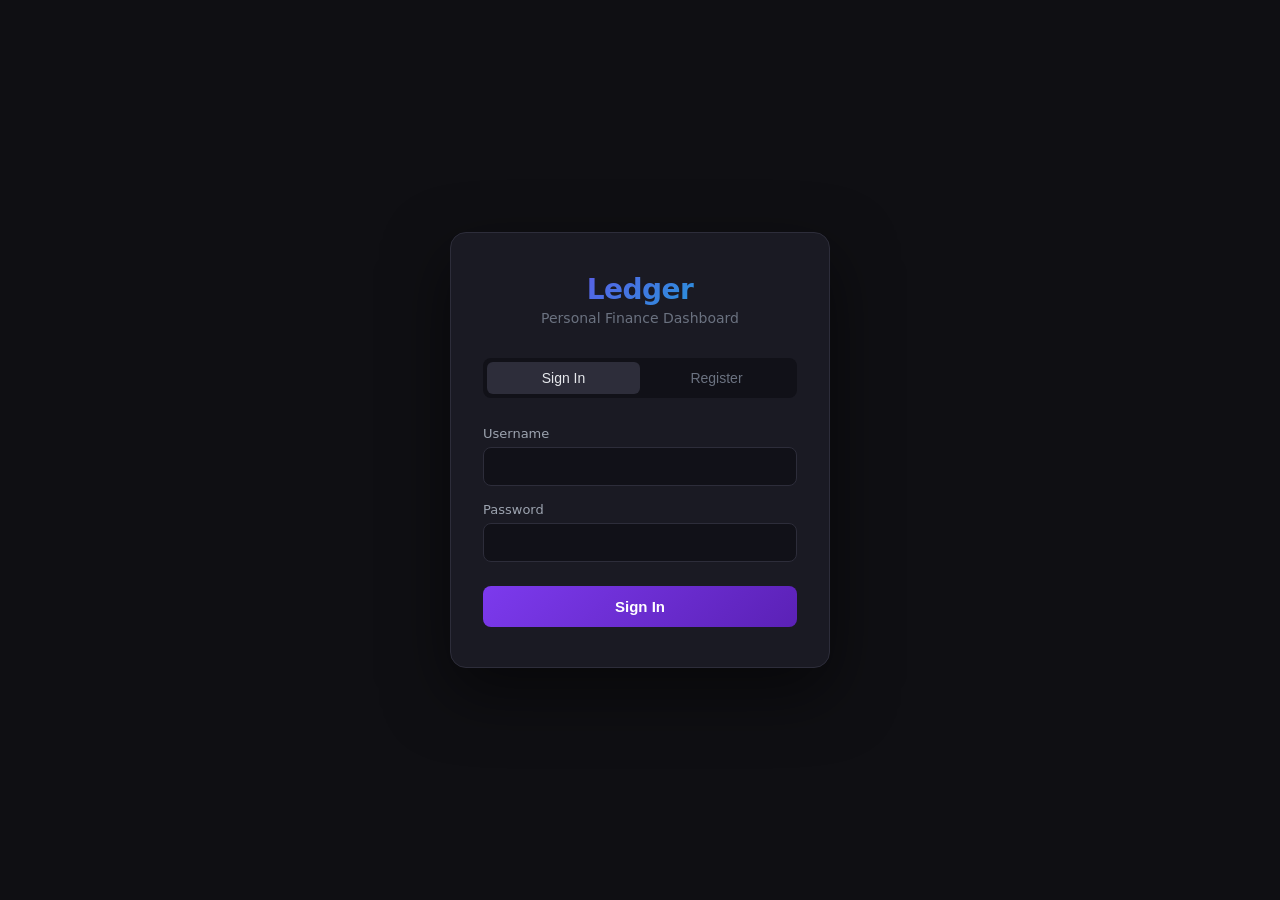
<file: static/login.html>
<!DOCTYPE html>
<html lang="en">
<head>
  <meta charset="UTF-8" />
  <meta name="viewport" content="width=device-width, initial-scale=1.0" />
  <title>Ledger — Sign In</title>
  <style>
    *, *::before, *::after { box-sizing: border-box; margin: 0; padding: 0; }
    body {
      min-height: 100vh;
      display: flex;
      align-items: center;
      justify-content: center;
      background: #0f0f13;
      font-family: 'Inter', system-ui, sans-serif;
      color: #e5e7eb;
    }
    .card {
      background: #1a1a23;
      border: 1px solid #2d2d3a;
      border-radius: 16px;
      padding: 2.5rem 2rem;
      width: 100%;
      max-width: 380px;
      box-shadow: 0 24px 64px rgba(0,0,0,.5);
    }
    .logo {
      text-align: center;
      margin-bottom: 2rem;
    }
    .logo h1 {
      font-size: 1.75rem;
      font-weight: 700;
      background: linear-gradient(135deg, #7c3aed, #06b6d4);
      -webkit-background-clip: text;
      -webkit-text-fill-color: transparent;
      letter-spacing: -0.5px;
    }
    .logo p { color: #6b7280; font-size: 0.875rem; margin-top: 4px; }
    .tabs {
      display: flex;
      background: #111118;
      border-radius: 8px;
      padding: 4px;
      margin-bottom: 1.75rem;
    }
    .tab-btn {
      flex: 1;
      padding: 0.5rem;
      border: none;
      background: transparent;
      color: #6b7280;
      border-radius: 6px;
      cursor: pointer;
      font-size: 0.875rem;
      font-weight: 500;
      transition: all .2s;
    }
    .tab-btn.active {
      background: #2d2d3a;
      color: #e5e7eb;
    }
    .form-group { margin-bottom: 1rem; }
    label { display: block; font-size: 0.8125rem; color: #9ca3af; margin-bottom: 6px; }
    input {
      width: 100%;
      background: #111118;
      border: 1px solid #2d2d3a;
      border-radius: 8px;
      padding: 0.625rem 0.875rem;
      color: #e5e7eb;
      font-size: 0.9375rem;
      outline: none;
      transition: border-color .2s;
    }
    input:focus { border-color: #7c3aed; }
    .btn-submit {
      width: 100%;
      padding: 0.75rem;
      background: linear-gradient(135deg, #7c3aed, #5b21b6);
      border: none;
      border-radius: 8px;
      color: #fff;
      font-size: 0.9375rem;
      font-weight: 600;
      cursor: pointer;
      margin-top: 0.5rem;
      transition: opacity .2s;
    }
    .btn-submit:hover { opacity: .9; }
    .btn-submit:disabled { opacity: .5; cursor: not-allowed; }
    .error-msg {
      background: rgba(239,68,68,.12);
      border: 1px solid rgba(239,68,68,.3);
      color: #f87171;
      border-radius: 8px;
      padding: 0.625rem 0.875rem;
      font-size: 0.8125rem;
      margin-bottom: 1rem;
      display: none;
    }
    .info-msg {
      background: rgba(6,182,212,.1);
      border: 1px solid rgba(6,182,212,.25);
      color: #67e8f9;
      border-radius: 8px;
      padding: 0.625rem 0.875rem;
      font-size: 0.8125rem;
      margin-bottom: 1rem;
      display: none;
    }
  </style>
</head>
<body>
  <div class="card">
    <div class="logo">
      <h1>Ledger</h1>
      <p>Personal Finance Dashboard</p>
    </div>
    <div class="tabs">
      <button class="tab-btn active" id="tab-login" onclick="switchTab('login')">Sign In</button>
      <button class="tab-btn" id="tab-register" onclick="switchTab('register')">Register</button>
    </div>
    <div id="error-box" class="error-msg"></div>
    <div id="info-box" class="info-msg"></div>

    <form id="login-form" onsubmit="handleLogin(event)">
      <div class="form-group">
        <label>Username</label>
        <input type="text" id="login-username" autocomplete="username" required />
      </div>
      <div class="form-group">
        <label>Password</label>
        <input type="password" id="login-password" autocomplete="current-password" required />
      </div>
      <button class="btn-submit" type="submit" id="login-btn">Sign In</button>
    </form>

    <form id="register-form" style="display:none" onsubmit="handleRegister(event)">
      <div class="form-group">
        <label>Username</label>
        <input type="text" id="reg-username" autocomplete="username" required />
      </div>
      <div class="form-group">
        <label>Password <span style="color:#6b7280;font-size:.75rem">(min 6 chars)</span></label>
        <input type="password" id="reg-password" autocomplete="new-password" required minlength="6" />
      </div>
      <div class="form-group">
        <label>Confirm Password</label>
        <input type="password" id="reg-confirm" autocomplete="new-password" required />
      </div>
      <button class="btn-submit" type="submit" id="reg-btn">Create Account</button>
    </form>
  </div>

  <script>
    function switchTab(tab) {
      document.getElementById('login-form').style.display = tab === 'login' ? '' : 'none';
      document.getElementById('register-form').style.display = tab === 'register' ? '' : 'none';
      document.getElementById('tab-login').classList.toggle('active', tab === 'login');
      document.getElementById('tab-register').classList.toggle('active', tab === 'register');
      clearMessages();
    }

    function showError(msg) {
      const el = document.getElementById('error-box');
      el.textContent = msg;
      el.style.display = 'block';
      document.getElementById('info-box').style.display = 'none';
    }

    function showInfo(msg) {
      const el = document.getElementById('info-box');
      el.textContent = msg;
      el.style.display = 'block';
      document.getElementById('error-box').style.display = 'none';
    }

    function clearMessages() {
      document.getElementById('error-box').style.display = 'none';
      document.getElementById('info-box').style.display = 'none';
    }

    async function handleLogin(e) {
      e.preventDefault();
      clearMessages();
      const btn = document.getElementById('login-btn');
      btn.disabled = true;
      btn.textContent = 'Signing in…';
      try {
        const res = await fetch('/api/auth/login', {
          method: 'POST',
          headers: { 'Content-Type': 'application/json' },
          body: JSON.stringify({
            username: document.getElementById('login-username').value.trim(),
            password: document.getElementById('login-password').value,
          }),
        });
        const data = await res.json();
        if (!res.ok) { showError(data.error || 'Login failed'); return; }
        window.location.href = '/';
      } catch (err) {
        showError('Network error — please try again.');
      } finally {
        btn.disabled = false;
        btn.textContent = 'Sign In';
      }
    }

    async function handleRegister(e) {
      e.preventDefault();
      clearMessages();
      const pw = document.getElementById('reg-password').value;
      const confirm = document.getElementById('reg-confirm').value;
      if (pw !== confirm) { showError('Passwords do not match.'); return; }
      const btn = document.getElementById('reg-btn');
      btn.disabled = true;
      btn.textContent = 'Creating…';
      try {
        const res = await fetch('/api/auth/register', {
          method: 'POST',
          headers: { 'Content-Type': 'application/json' },
          body: JSON.stringify({
            username: document.getElementById('reg-username').value.trim(),
            password: pw,
          }),
        });
        const data = await res.json();
        if (!res.ok) { showError(data.error || 'Registration failed'); return; }
        window.location.href = '/';
      } catch (err) {
        showError('Network error — please try again.');
      } finally {
        btn.disabled = false;
        btn.textContent = 'Create Account';
      }
    }
  </script>
</body>
</html>
</file>
